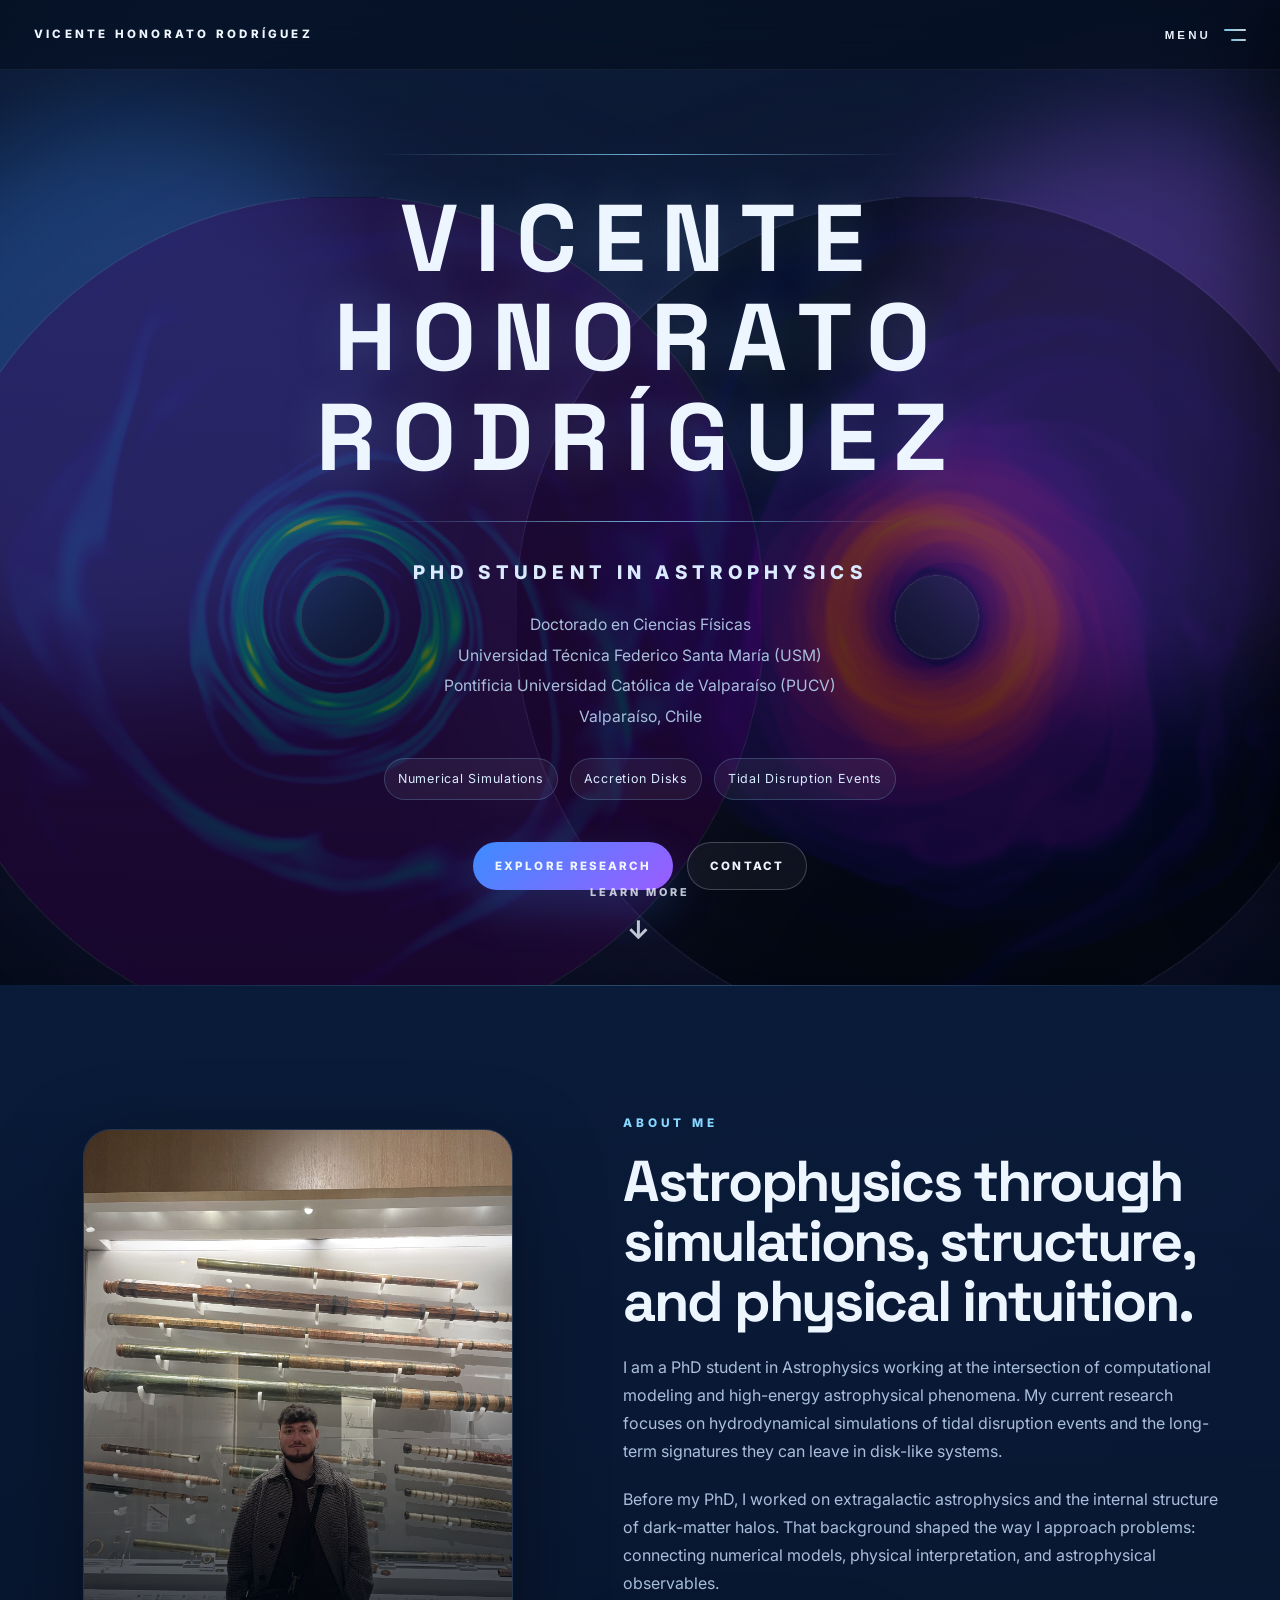
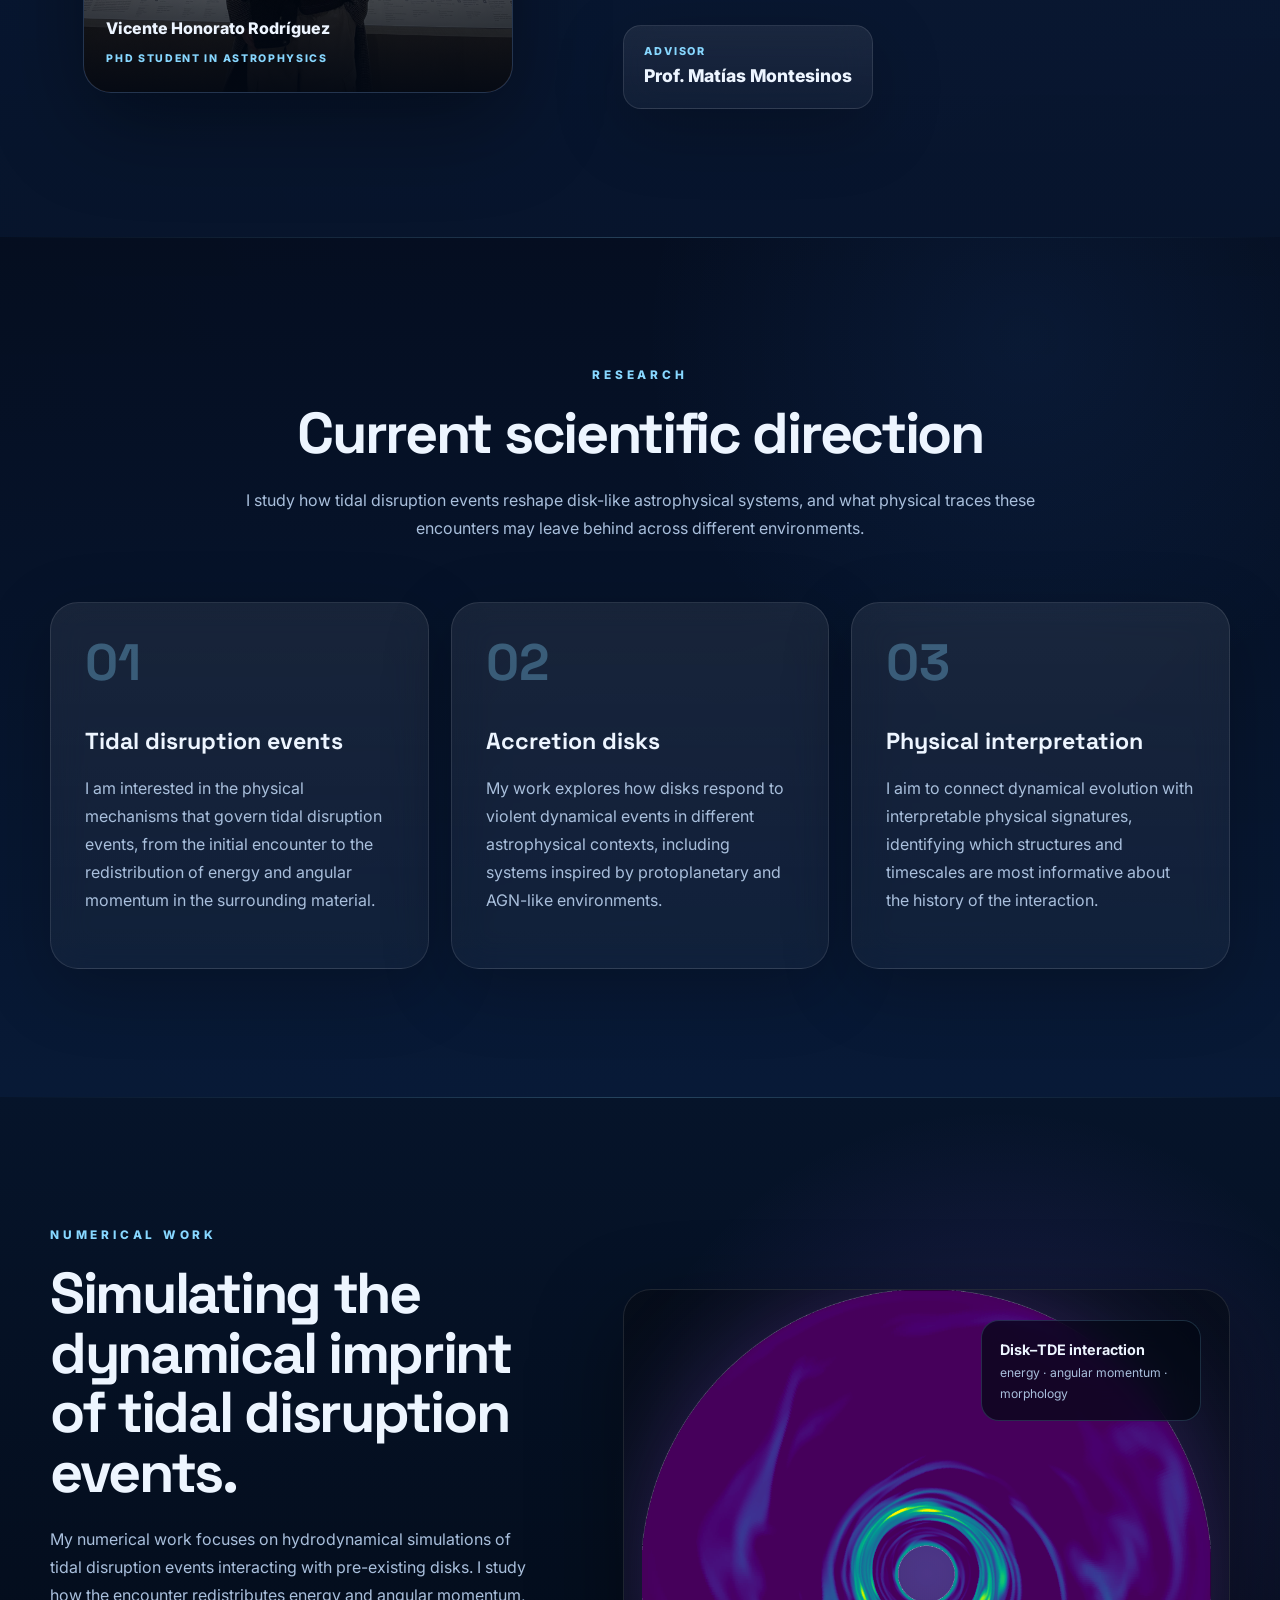
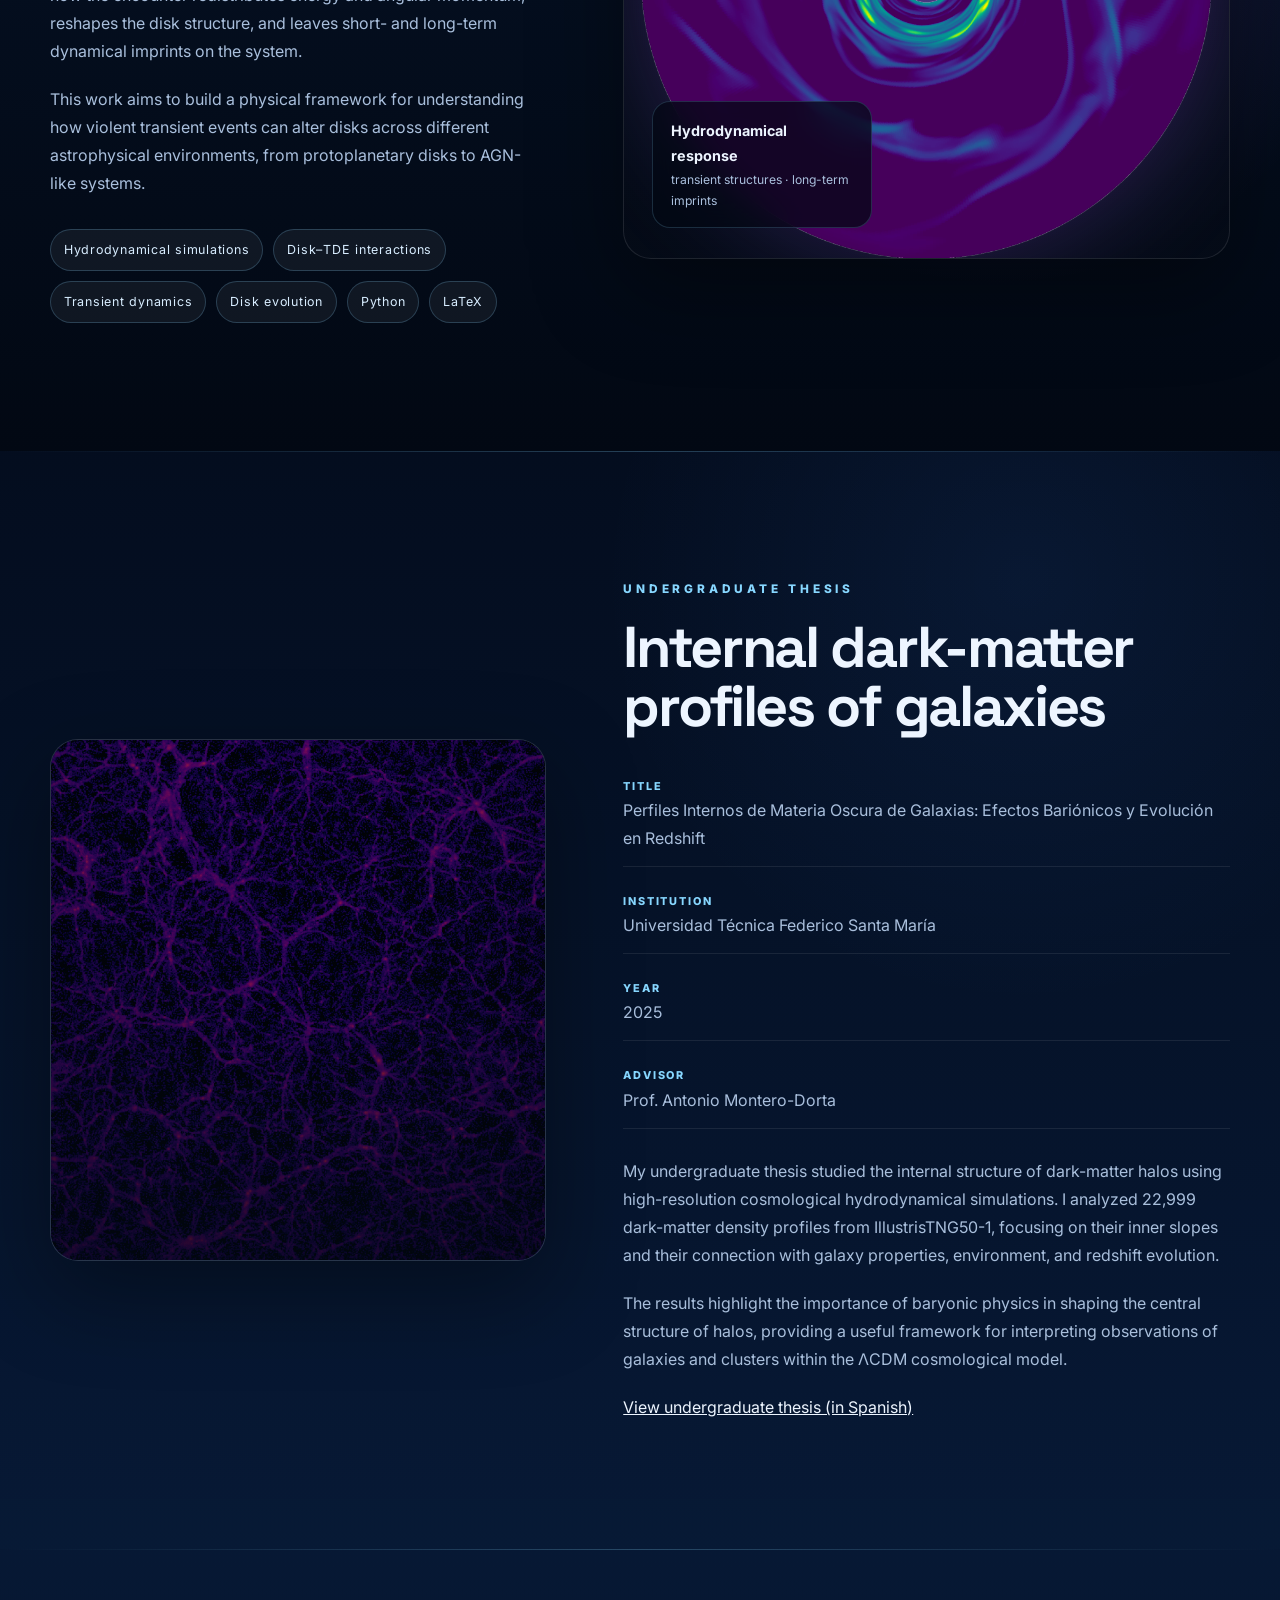
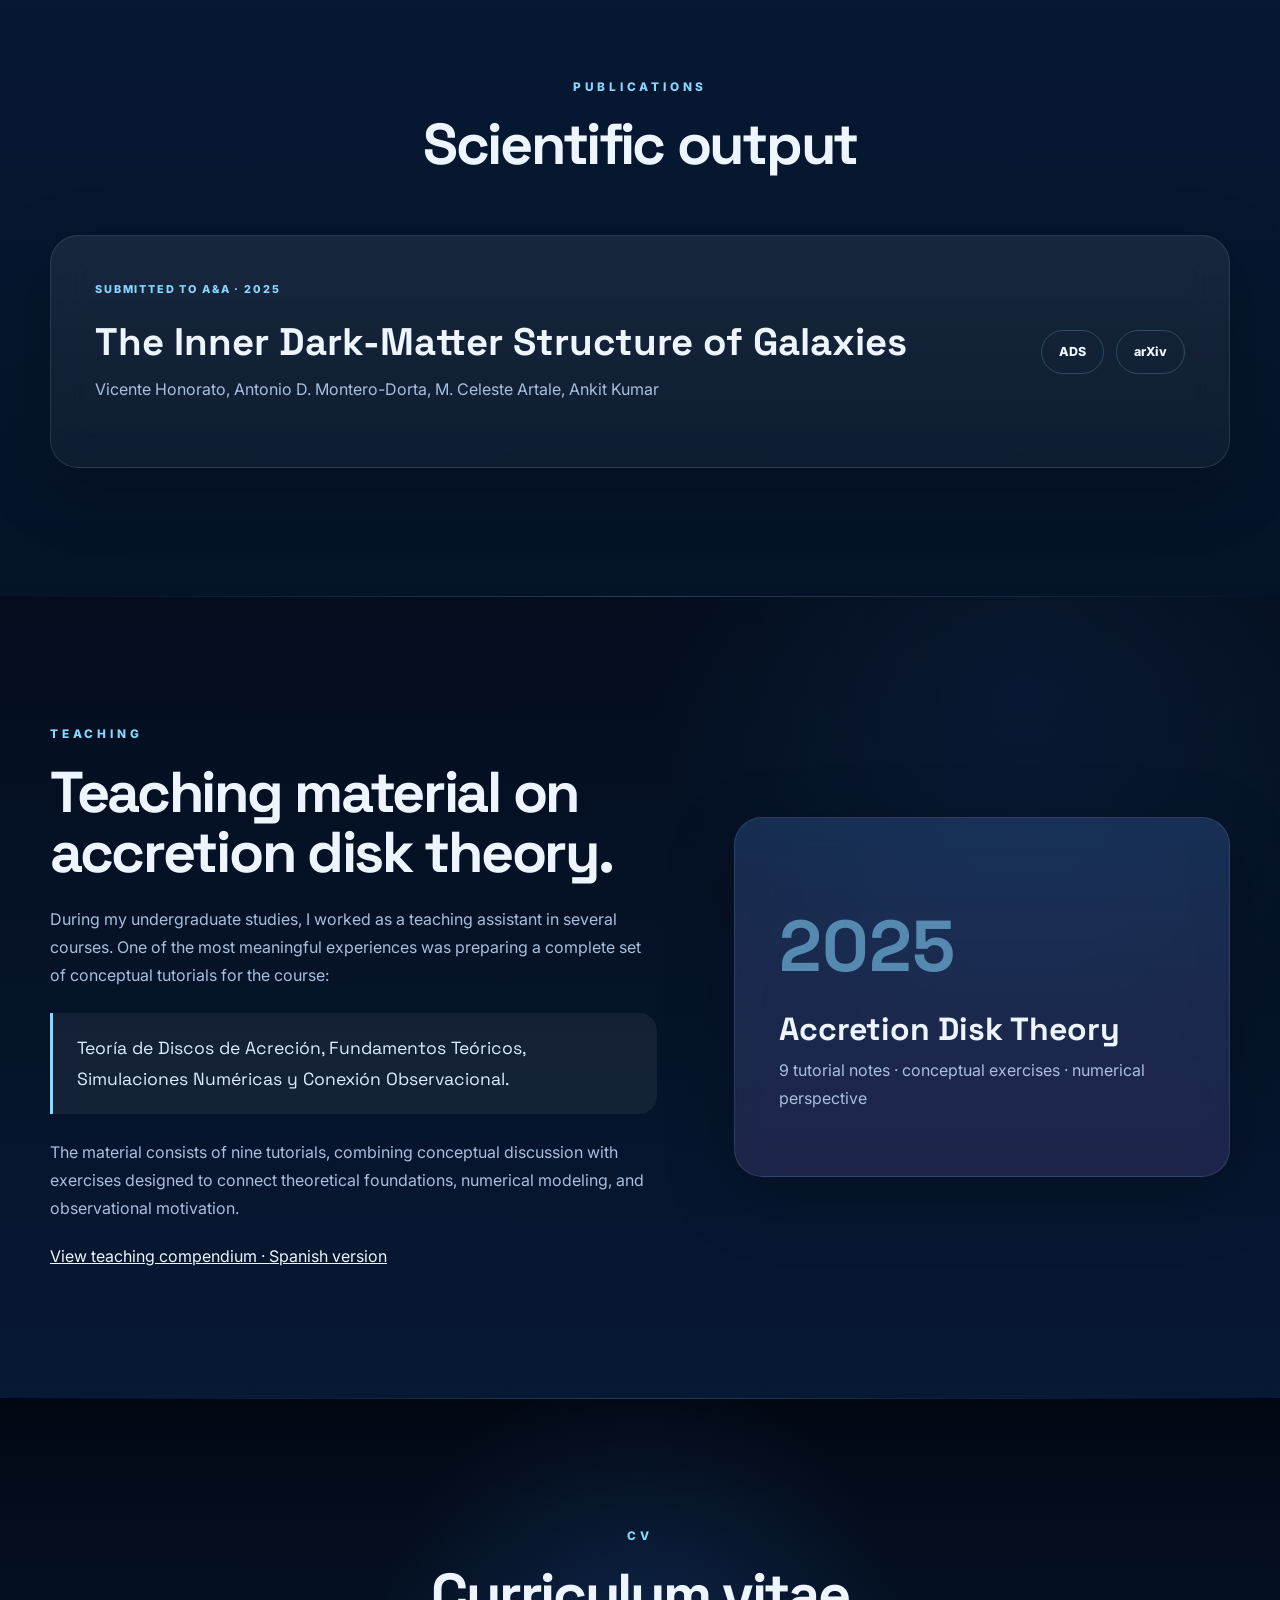
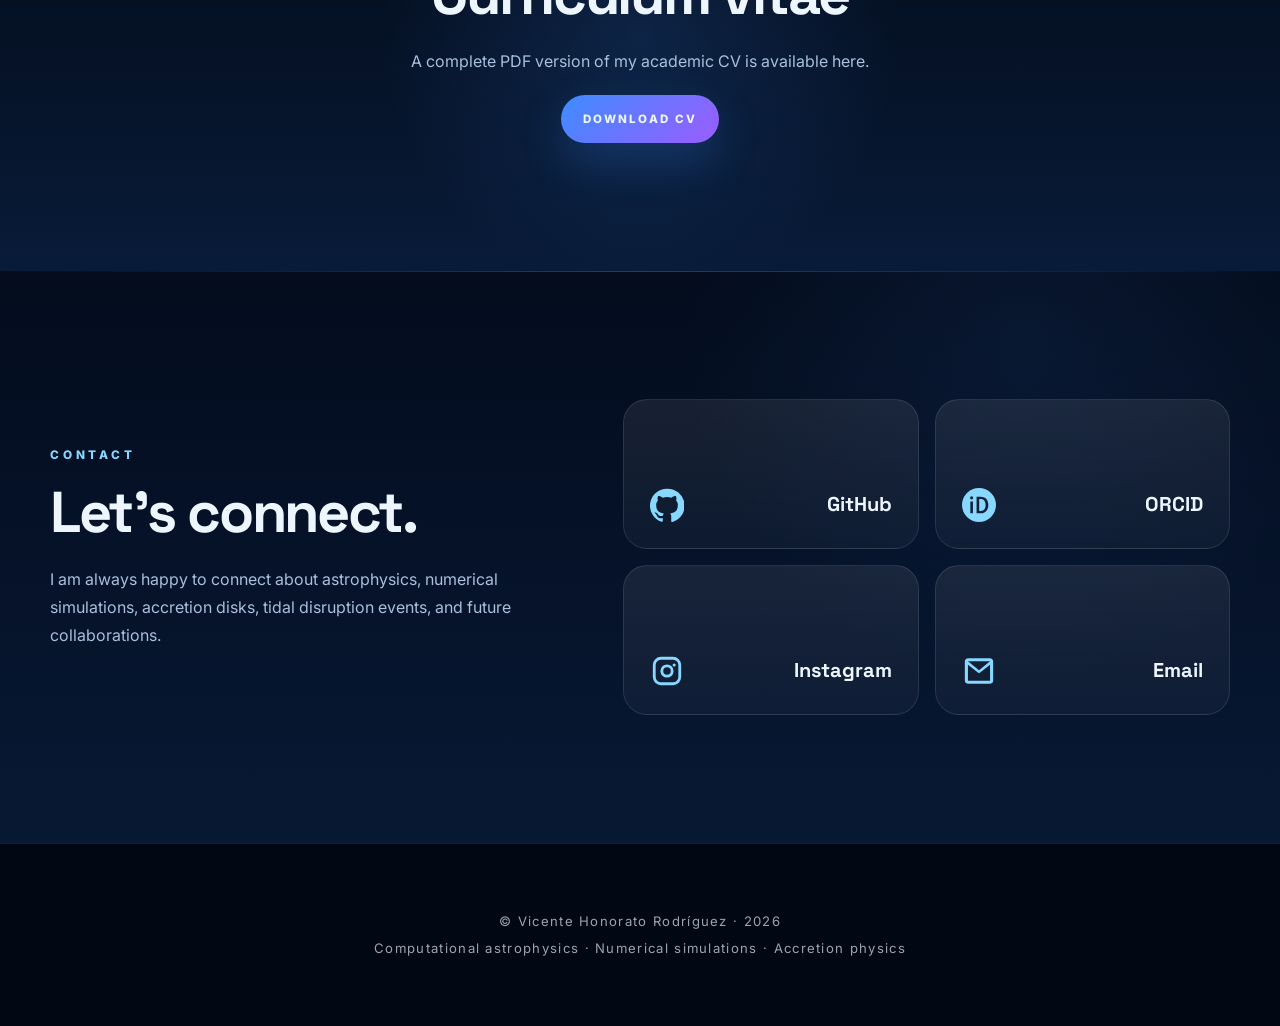
<file: index.html>
<!DOCTYPE html>
<html lang="en">
<head>
  <meta charset="UTF-8" />
  <meta name="viewport" content="width=device-width, initial-scale=1.0" />
  <meta name="description" content="Personal academic website of Vicente Honorato Rodríguez, PhD student in Astrophysics working on numerical simulations, accretion disks, and tidal disruption events." />
  <title>Vicente Honorato Rodríguez</title>

  <link rel="stylesheet" href="style.css" />
  <script defer src="script.js"></script>
</head>

<body>
  <canvas id="starfield" aria-hidden="true"></canvas>

  <header class="topbar">
    <a href="#home" class="logo" aria-label="Go to home">Vicente Honorato Rodríguez</a>

    <button class="menu-button" id="openMenu" aria-label="Open navigation menu">
      <span>Menu</span>
      <span class="hamburger"></span>
    </button>
  </header>

  <nav class="side-menu" id="sideMenu" aria-label="Main navigation">
    <button class="close-button" id="closeMenu" aria-label="Close navigation menu">×</button>

    <a href="#home">Home</a>
    <a href="#about">About me</a>
    <a href="#research">Research</a>
    <a href="#numerical-work">Numerical work</a>
    <a href="#thesis">Undergraduate thesis</a>
    <a href="#publications">Publications</a>
    <a href="#teaching">Teaching</a>
    <a href="#cv">CV</a>
    <a href="#contact">Contact</a>
  </nav>

  <div class="overlay" id="overlay"></div>

  <main>
    <section id="home" class="hero">
      <div class="hero-orb hero-orb-one"></div>
      <div class="hero-orb hero-orb-two"></div>

      <div class="hero-visual" aria-hidden="true">
        <img src="assets/images/hero-background.png" alt="" class="disk disk-one" />
        <img src="assets/images/hero-background2.png" alt="" class="disk disk-two" />
      </div>

      <div class="hero-content fade-in">
        <div class="hero-line"></div>

        <h1>Vicente Honorato Rodríguez</h1>

        <div class="hero-line"></div>

        <p class="subtitle">PhD Student in Astrophysics</p>

        <div class="affiliation">
          <p>Doctorado en Ciencias Físicas</p>
          <p>Universidad Técnica Federico Santa María (USM)</p>
          <p>Pontificia Universidad Católica de Valparaíso (PUCV)</p>
          <p>Valparaíso, Chile</p>
        </div>

        <div class="hero-tags" aria-label="Research keywords">
          <span>Numerical Simulations</span>
          <span>Accretion Disks</span>
          <span>Tidal Disruption Events</span>
        </div>

        <div class="hero-actions">
          <a href="#research" class="primary-button">Explore research</a>
          <a href="#contact" class="secondary-button">Contact</a>
        </div>
      </div>

      <a href="#about" class="learn-more" aria-label="Scroll to about section">
        <span>Learn more</span>
        <strong>↓</strong>
      </a>
    </section>

    <section id="about" class="section about reveal">
      <div class="container about-layout">
        <div class="portrait-card">
          <div class="portrait-glow"></div>
          <img src="assets/images/profile.jpg" alt="Portrait of Vicente Honorato Rodríguez" />
          <div class="portrait-caption">
            <span>Vicente Honorato Rodríguez</span>
            <small>PhD Student in Astrophysics</small>
          </div>
        </div>

        <div class="section-copy">
          <p class="section-kicker">About me</p>
          <h2>Astrophysics through simulations, structure, and physical intuition.</h2>

          <p>
            I am a PhD student in Astrophysics working at the intersection of
            computational modeling and high-energy astrophysical phenomena. My current
            research focuses on hydrodynamical simulations of tidal disruption events
            and the long-term signatures they can leave in disk-like systems.
          </p>

          <p>
            Before my PhD, I worked on extragalactic astrophysics and the internal
            structure of dark-matter halos. That background shaped the way I approach
            problems: connecting numerical models, physical interpretation, and
            astrophysical observables.
          </p>

          <div class="advisor-note">
            <span>Advisor</span>
            <a
              href="https://orcid.org/0000-0001-9789-5098"
              target="_blank"
              rel="noopener noreferrer"
            >
              Prof. Matías Montesinos
            </a>
          </div>
        </div>
      </div>
    </section>

    <section id="research" class="section research reveal">
      <div class="container">
        <div class="section-heading centered">
          <p class="section-kicker">Research</p>
          <h2>Current scientific direction</h2>
          <p>
            I study how tidal disruption events reshape disk-like astrophysical
            systems, and what physical traces these encounters may leave behind
            across different environments.
          </p>
        </div>

        <div class="research-grid">
          <article class="research-card">
            <span class="card-number">01</span>
            <h3>Tidal disruption events</h3>
            <p>
              I am interested in the physical mechanisms that govern tidal disruption
              events, from the initial encounter to the redistribution of energy and
              angular momentum in the surrounding material.
            </p>
          </article>

          <article class="research-card">
            <span class="card-number">02</span>
            <h3>Accretion disks</h3>
            <p>
              My work explores how disks respond to violent dynamical events in
              different astrophysical contexts, including systems inspired by
              protoplanetary and AGN-like environments.
            </p>
          </article>

          <article class="research-card">
            <span class="card-number">03</span>
            <h3>Physical interpretation</h3>
            <p>
              I aim to connect dynamical evolution with interpretable physical
              signatures, identifying which structures and timescales are most
              informative about the history of the interaction.
            </p>
          </article>
        </div>
      </div>
    </section>

    <section id="numerical-work" class="section numerical reveal">
      <div class="container split-layout">
        <div class="section-copy">
          <p class="section-kicker">Numerical work</p>
          <h2>Simulating the dynamical imprint of tidal disruption events.</h2>

          <p>
            My numerical work focuses on hydrodynamical simulations of tidal
            disruption events interacting with pre-existing disks. I study how the
            encounter redistributes energy and angular momentum, reshapes the disk
            structure, and leaves short- and long-term dynamical imprints on the
            system.
          </p>

          <p>
            This work aims to build a physical framework for understanding how
            violent transient events can alter disks across different astrophysical
            environments, from protoplanetary disks to AGN-like systems.
          </p>

          <div class="toolkit">
            <span>Hydrodynamical simulations</span>
            <span>Disk–TDE interactions</span>
            <span>Transient dynamics</span>
            <span>Disk evolution</span>
            <span>Python</span>
            <span>LaTeX</span>
          </div>
        </div>

        <div class="simulation-showcase">
          <img src="assets/images/hero-background2.png" alt="Stylized hydrodynamical disk simulation" />

          <div class="floating-stat stat-one">
            <strong>Disk–TDE interaction</strong>
            <span>energy · angular momentum · morphology</span>
          </div>

          <div class="floating-stat stat-two">
            <strong>Hydrodynamical response</strong>
            <span>transient structures · long-term imprints</span>
          </div>
        </div>
      </div>
    </section>

    <section id="thesis" class="section thesis reveal">
      <div class="container thesis-layout">
        <div class="thesis-image">
          <img src="assets/images/previous-work.png" alt="Large-scale structure visualization from previous work" />
        </div>

        <div class="section-copy">
          <p class="section-kicker">Undergraduate thesis</p>
          <h2>Internal dark-matter profiles of galaxies</h2>

          <div class="metadata-list">
            <p><span>Title</span> Perfiles Internos de Materia Oscura de Galaxias: Efectos Bariónicos y Evolución en Redshift</p>
            <p><span>Institution</span> Universidad Técnica Federico Santa María</p>
            <p><span>Year</span> 2025</p>
            <p><span>Advisor</span> Prof. Antonio Montero-Dorta</p>
          </div>

          <p>
            My undergraduate thesis studied the internal structure of dark-matter
            halos using high-resolution cosmological hydrodynamical simulations. I
            analyzed 22,999 dark-matter density profiles from IllustrisTNG50-1,
            focusing on their inner slopes and their connection with galaxy
            properties, environment, and redshift evolution.
          </p>

          <p>
            The results highlight the importance of baryonic physics in shaping the
            central structure of halos, providing a useful framework for interpreting
            observations of galaxies and clusters within the ΛCDM cosmological model.
          </p>

          <a
            href="assets/thesis/Vicente_Honorato_Rodriguez_Undergraduate_Thesis.pdf"
            class="btn btn-primary"
            target="_blank"
            rel="noopener noreferrer"
          >
            View undergraduate thesis (in Spanish)
          </a>
        </div>
      </div>
    </section>

    <section id="publications" class="section publications reveal">
      <div class="container">
        <div class="section-heading centered">
          <p class="section-kicker">Publications</p>
          <h2>Scientific output</h2>
        </div>

        <article class="publication-card">
          <div>
            <p class="pub-status">Submitted to A&amp;A · 2025</p>
            <h3>The Inner Dark-Matter Structure of Galaxies</h3>
            <p>
              Vicente Honorato, Antonio D. Montero-Dorta, M. Celeste Artale,
              Ankit Kumar
            </p>
          </div>

          <div class="publication-actions">
            <a href="https://ui.adsabs.harvard.edu/abs/2026arXiv260402566H/abstract" target="_blank" rel="noopener noreferrer">ADS</a>
            <a href="https://arxiv.org/abs/2604.02566" target="_blank" rel="noopener noreferrer">arXiv</a>
          </div>
        </article>
      </div>
    </section>

    <section id="teaching" class="section teaching reveal">
      <div class="container split-layout reverse">
        <div class="section-copy">
          <p class="section-kicker">Teaching</p>
          <h2>Teaching material on accretion disk theory.</h2>

          <p>
            During my undergraduate studies, I worked as a teaching assistant in
            several courses. One of the most meaningful experiences was preparing a
            complete set of conceptual tutorials for the course:
          </p>

          <blockquote>
            Teoría de Discos de Acreción, Fundamentos Teóricos, Simulaciones Numéricas y Conexión Observacional.
          </blockquote>

          <p>
            The material consists of nine tutorials, combining conceptual discussion
            with exercises designed to connect theoretical foundations, numerical
            modeling, and observational motivation.
          </p>

          <a
            href="assets/teaching/Accretion_Disk_Teaching_Notes.pdf"
            class="btn btn-primary"
            target="_blank"
          >
            View teaching compendium · Spanish version
          </a>
        </div>

        <div class="teaching-panel">
          <span>2025</span>
          <h3>Accretion Disk Theory</h3>
          <p>9 tutorial notes · conceptual exercises · numerical perspective</p>
        </div>
      </div>
    </section>

    <section id="cv" class="section cv-section reveal">
      <div class="container centered-block">
        <p class="section-kicker">CV</p>
        <h2>Curriculum vitae</h2>
        <p>
          A complete PDF version of my academic CV is available here.
        </p>

        <a class="primary-button" href="/assets/cv/Vicente_Honorato_Rodriguez_CV.pdf?v=2" target="_blank" rel="noopener noreferrer">
          Download CV
        </a>
      </div>
    </section>

    <section id="contact" class="section contact reveal">
      <div class="container contact-layout">
        <div>
          <p class="section-kicker">Contact</p>
          <h2>Let’s connect.</h2>
          <p>
            I am always happy to connect about astrophysics, numerical simulations,
            accretion disks, tidal disruption events, and future collaborations.
          </p>
        </div>

        <div class="social-grid">
          <a
            href="https://github.com/vahonorato"
            target="_blank"
            rel="noopener noreferrer"
            aria-label="GitHub profile"
          >
            <svg viewBox="0 0 24 24" aria-hidden="true">
              <path d="M12 .5a12 12 0 0 0-3.79 23.39c.6.11.82-.26.82-.58v-2.1c-3.34.73-4.04-1.42-4.04-1.42-.55-1.39-1.34-1.76-1.34-1.76-1.09-.74.08-.73.08-.73 1.2.09 1.84 1.24 1.84 1.24 1.07 1.83 2.81 1.3 3.5.99.11-.78.42-1.3.76-1.6-2.67-.3-5.47-1.33-5.47-5.93 0-1.31.47-2.38 1.24-3.22-.13-.3-.54-1.52.11-3.18 0 0 1.01-.32 3.3 1.23a11.4 11.4 0 0 1 6 0c2.29-1.55 3.3-1.23 3.3-1.23.65 1.66.24 2.88.12 3.18.77.84 1.23 1.91 1.23 3.22 0 4.61-2.81 5.62-5.48 5.92.43.37.81 1.1.81 2.22v3.29c0 .32.22.69.82.58A12 12 0 0 0 12 .5Z"/>
            </svg>
            <span>GitHub</span>
          </a>

          <a
            href="https://orcid.org/0009-0002-4806-732X"
            target="_blank"
            rel="noopener noreferrer"
            aria-label="ORCID profile"
          >
            <svg viewBox="0 0 24 24" aria-hidden="true">
              <path d="M12 0a12 12 0 1 0 0 24 12 12 0 0 0 0-24Zm-1.7 6.15h2.97c3.5 0 5.3 2.5 5.3 5.85 0 3.58-1.96 5.85-5.3 5.85H10.3V6.15Zm1.83 1.65v8.4h1.03c2.45 0 3.5-1.73 3.5-4.2 0-2.3-1.05-4.2-3.5-4.2h-1.03ZM6.8 8.05a1.1 1.1 0 1 1 0-2.2 1.1 1.1 0 0 1 0 2.2Zm-.91 1.45h1.83v8.35H5.89V9.5Z"/>
            </svg>
            <span>ORCID</span>
          </a>

          <a
            href="https://www.instagram.com/vahonorato.r"
            target="_blank"
            rel="noopener noreferrer"
            aria-label="Instagram profile"
          >
            <svg viewBox="0 0 24 24" aria-hidden="true">
              <path d="M7.75 2h8.5A5.76 5.76 0 0 1 22 7.75v8.5A5.76 5.76 0 0 1 16.25 22h-8.5A5.76 5.76 0 0 1 2 16.25v-8.5A5.76 5.76 0 0 1 7.75 2Zm0 2A3.75 3.75 0 0 0 4 7.75v8.5A3.75 3.75 0 0 0 7.75 20h8.5A3.75 3.75 0 0 0 20 16.25v-8.5A3.75 3.75 0 0 0 16.25 4h-8.5ZM12 7.35A4.65 4.65 0 1 1 12 16.65 4.65 4.65 0 0 1 12 7.35Zm0 2A2.65 2.65 0 1 0 12 14.65 2.65 2.65 0 0 0 12 9.35Zm5.05-2.65a1.1 1.1 0 1 1 0 2.2 1.1 1.1 0 0 1 0-2.2Z"/>
            </svg>
            <span>Instagram</span>
          </a>

          <a
            href="mailto:vicente.honorato@usm.cl"
            aria-label="Email Vicente"
          >
            <svg viewBox="0 0 24 24" aria-hidden="true">
              <path d="M2 5.5A2.5 2.5 0 0 1 4.5 3h15A2.5 2.5 0 0 1 22 5.5v13a2.5 2.5 0 0 1-2.5 2.5h-15A2.5 2.5 0 0 1 2 18.5v-13Zm2.2-.3 7.8 6.2 7.8-6.2H4.2Zm15.6 13.6V7.55l-7.23 5.75a.9.9 0 0 1-1.14 0L4.2 7.55V18.8h15.6Z"/>
            </svg>
            <span>Email</span>
          </a>
        </div>
      </div>
    </section>
  </main>

  <footer>
    <p>© Vicente Honorato Rodríguez · 2026</p>
    <p>Computational astrophysics · Numerical simulations · Accretion physics</p>
  </footer>
</body>
</html>
</file>
<file: style.css>
@import url("https://fonts.googleapis.com/css2?family=Inter:wght@300;400;500;600;700;800&family=Space+Grotesk:wght@400;500;600;700&display=swap");

:root {
  --bg: #020813;
  --bg-soft: #06142a;
  --navy: #081b38;
  --navy-2: #0b2752;
  --blue: #3d8cff;
  --cyan: #87d7ff;
  --violet: #9b5cff;
  --magenta: #ff5ccd;
  --text: #edf5ff;
  --muted: #a9bfdc;
  --soft: rgba(255, 255, 255, 0.08);
  --line: rgba(166, 213, 255, 0.22);
  --glass: rgba(9, 28, 61, 0.66);
  --shadow: 0 30px 90px rgba(0, 0, 0, 0.38);
  --radius: 28px;
}

* {
  margin: 0;
  padding: 0;
  box-sizing: border-box;
}

html {
  scroll-behavior: smooth;
  background: var(--bg);
}

body {
  font-family: "Inter", system-ui, -apple-system, BlinkMacSystemFont, "Segoe UI", sans-serif;
  background:
    radial-gradient(circle at 20% 0%, rgba(61, 140, 255, 0.18), transparent 38%),
    radial-gradient(circle at 80% 20%, rgba(155, 92, 255, 0.12), transparent 34%),
    linear-gradient(180deg, #020813 0%, #06142a 45%, #020813 100%);
  color: var(--text);
  line-height: 1.75;
  overflow-x: hidden;
}

body.menu-open {
  overflow: hidden;
}

img {
  max-width: 100%;
  display: block;
}

a {
  color: inherit;
}

#starfield {
  position: fixed;
  inset: 0;
  z-index: -3;
  width: 100%;
  height: 100%;
  opacity: 0.75;
}

.topbar {
  position: fixed;
  top: 0;
  left: 0;
  width: 100%;
  height: 70px;
  padding: 0 34px;
  display: flex;
  justify-content: space-between;
  align-items: center;
  z-index: 1000;
  background: rgba(2, 8, 19, 0.42);
  border-bottom: 1px solid rgba(255, 255, 255, 0.06);
  backdrop-filter: blur(18px);
}

.logo {
  text-decoration: none;
  color: var(--text);
  text-transform: uppercase;
  letter-spacing: 0.28em;
  font-weight: 800;
  font-size: 0.72rem;
}

.menu-button {
  display: inline-flex;
  align-items: center;
  gap: 13px;
  background: transparent;
  border: 0;
  color: var(--text);
  text-transform: uppercase;
  letter-spacing: 0.27em;
  font-weight: 700;
  font-size: 0.72rem;
  cursor: pointer;
}

.hamburger {
  position: relative;
  width: 22px;
  height: 12px;
  display: inline-block;
}

.hamburger::before,
.hamburger::after {
  content: "";
  position: absolute;
  right: 0;
  width: 22px;
  height: 2px;
  border-radius: 99px;
  background: linear-gradient(90deg, var(--cyan), var(--text));
}

.hamburger::before { top: 0; }
.hamburger::after { bottom: 0; width: 15px; }

.side-menu {
  position: fixed;
  top: 0;
  right: -390px;
  width: 390px;
  max-width: 88vw;
  height: 100vh;
  z-index: 2000;
  padding: 92px 45px;
  background:
    radial-gradient(circle at 20% 10%, rgba(61, 140, 255, 0.24), transparent 34%),
    linear-gradient(180deg, rgba(9, 27, 58, 0.98), rgba(4, 13, 30, 0.98));
  border-left: 1px solid rgba(255, 255, 255, 0.11);
  box-shadow: -30px 0 80px rgba(0, 0, 0, 0.42);
  transition: right 0.45s cubic-bezier(.22,.61,.36,1);
}

.side-menu.active {
  right: 0;
}

.side-menu a {
  display: block;
  text-decoration: none;
  text-transform: uppercase;
  letter-spacing: 0.28em;
  font-size: 0.82rem;
  font-weight: 700;
  color: rgba(237, 245, 255, 0.86);
  padding: 18px 0;
  border-bottom: 1px solid rgba(255,255,255,0.09);
  transition: color 0.25s ease, transform 0.25s ease;
}

.side-menu a:hover {
  color: var(--cyan);
  transform: translateX(6px);
}

.close-button {
  position: absolute;
  top: 22px;
  right: 32px;
  background: none;
  border: 0;
  color: var(--text);
  font-size: 2.4rem;
  cursor: pointer;
  line-height: 1;
}

.overlay {
  position: fixed;
  inset: 0;
  background: rgba(1, 5, 13, 0.62);
  z-index: 1500;
  opacity: 0;
  visibility: hidden;
  transition: opacity 0.3s ease, visibility 0.3s ease;
}

.overlay.active {
  opacity: 1;
  visibility: visible;
}

.hero {
  position: relative;
  min-height: 100vh;
  isolation: isolate;
  display: grid;
  place-items: center;
  overflow: hidden;
  padding: 120px 24px 95px;
}

.hero::before {
  content: "";
  position: absolute;
  inset: 0;
  z-index: -3;
  background:
    linear-gradient(180deg, rgba(2, 8, 19, 0.18), rgba(2, 8, 19, 0.9)),
    radial-gradient(circle at 50% 42%, rgba(61, 140, 255, 0.14), transparent 34%);
}

.hero-orb {
  position: absolute;
  width: 44vw;
  aspect-ratio: 1;
  border-radius: 50%;
  filter: blur(55px);
  opacity: 0.3;
  z-index: -2;
}

.hero-orb-one {
  top: 12%;
  left: -12%;
  background: var(--blue);
}

.hero-orb-two {
  top: 12%;
  right: -12%;
  background: var(--violet);
}

.hero-visual {
  position: absolute;
  inset: 0;
  z-index: -1;
  pointer-events: none;
}

.disk {
  position: absolute;
  object-fit: contain;
  opacity: 0.34;
  filter: saturate(1.15) contrast(1.18) drop-shadow(0 0 70px rgba(155, 92, 255, 0.2));
  mix-blend-mode: screen;
}

.disk-one {
  width: min(840px, 66vw);
  top: 20%;
  right: -6%;
  animation: slowSpin 90s linear infinite;
}

.disk-two {
  width: min(840px, 66vw);
  top: 20%;
  left: -6%;
  animation: slowSpinReverse 90s linear infinite;
}

.hero-content {
  width: min(1040px, 100%);
  text-align: center;
  position: relative;
}

.eyebrow,
.section-kicker {
  color: var(--cyan);
  text-transform: uppercase;
  letter-spacing: 0.32em;
  font-weight: 800;
  font-size: 0.74rem;
  margin-bottom: 18px;
}

.hero h1 {
  font-family: "Space Grotesk", sans-serif;
  text-transform: uppercase;
  letter-spacing: 0.17em;
  font-weight: 700;
  line-height: 1.05;
  font-size: clamp(2.65rem, 7.4vw, 7.8rem);
  color: var(--text);
  text-shadow: 0 0 45px rgba(135, 215, 255, 0.18);
}

.hero-line {
  width: min(520px, 72vw);
  height: 1px;
  margin: 34px auto;
  background: linear-gradient(90deg, transparent, rgba(135, 215, 255, 0.78), transparent);
}

.subtitle {
  color: #dbeaff;
  text-transform: uppercase;
  letter-spacing: 0.28em;
  font-weight: 800;
  font-size: clamp(0.9rem, 1.5vw, 1.18rem);
}

.affiliation {
  margin: 22px 0 28px;
  color: var(--muted);
  font-size: 0.98rem;
}

.affiliation p {
  margin: 3px 0;
}

.hero-tags {
  display: flex;
  justify-content: center;
  flex-wrap: wrap;
  gap: 12px;
  margin-top: 25px;
}

.hero-tags span,
.toolkit span {
  border: 1px solid rgba(135, 215, 255, 0.22);
  background: rgba(255, 255, 255, 0.055);
  color: #d8edff;
  padding: 9px 13px;
  border-radius: 999px;
  font-size: 0.78rem;
  letter-spacing: 0.06em;
}

.hero-actions {
  margin-top: 42px;
  display: flex;
  justify-content: center;
  flex-wrap: wrap;
  gap: 14px;
}

.primary-button,
.secondary-button {
  display: inline-flex;
  align-items: center;
  justify-content: center;
  min-height: 48px;
  padding: 0 22px;
  border-radius: 999px;
  text-decoration: none;
  text-transform: uppercase;
  letter-spacing: 0.18em;
  font-weight: 800;
  font-size: 0.72rem;
  transition: transform 0.25s ease, box-shadow 0.25s ease, border-color 0.25s ease;
}

.primary-button {
  background: linear-gradient(135deg, var(--blue), var(--violet));
  box-shadow: 0 18px 45px rgba(61, 140, 255, 0.22);
}

.secondary-button {
  border: 1px solid rgba(237, 245, 255, 0.22);
  color: var(--text);
  background: rgba(255, 255, 255, 0.045);
}

.primary-button:hover,
.secondary-button:hover {
  transform: translateY(-3px);
  box-shadow: 0 22px 60px rgba(61, 140, 255, 0.25);
}

.learn-more {
  position: absolute;
  bottom: 32px;
  left: 50%;
  translate: -50% 0;
  display: inline-flex;
  flex-direction: column;
  align-items: center;
  gap: 6px;
  color: rgba(237,245,255,0.8);
  text-decoration: none;
  text-transform: uppercase;
  letter-spacing: 0.28em;
  font-size: 0.68rem;
  font-weight: 800;
}

.learn-more strong {
  font-size: 1.6rem;
  animation: bounce 1.7s infinite;
}

.section {
  position: relative;
  padding: 128px 26px;
  background:
    linear-gradient(180deg, rgba(8, 27, 56, 0.82), rgba(6, 20, 42, 0.88));
  overflow: hidden;
}

.section:nth-of-type(odd) {
  background:
    radial-gradient(circle at 80% 12%, rgba(61, 140, 255, 0.08), transparent 30%),
    linear-gradient(180deg, rgba(4, 13, 30, 0.92), rgba(8, 27, 56, 0.88));
}

.section::before {
  content: "";
  position: absolute;
  inset: 0 0 auto 0;
  height: 1px;
  background: linear-gradient(90deg, transparent, rgba(135, 215, 255, 0.25), transparent);
}

.container {
  width: min(1180px, 100%);
  margin: 0 auto;
}

.centered,
.centered-block {
  text-align: center;
}

.centered-block {
  max-width: 760px;
}

.section-heading {
  width: min(820px, 100%);
  margin: 0 auto 60px;
}

h2 {
  font-family: "Space Grotesk", sans-serif;
  font-size: clamp(2rem, 4.5vw, 4.25rem);
  line-height: 1.04;
  letter-spacing: -0.04em;
  color: var(--text);
  margin-bottom: 22px;
}

h3 {
  font-family: "Space Grotesk", sans-serif;
  font-size: 1.45rem;
  line-height: 1.2;
}

p {
  color: var(--muted);
  margin-bottom: 20px;
}

.about-layout,
.split-layout,
.thesis-layout,
.contact-layout {
  display: grid;
  grid-template-columns: 0.9fr 1.1fr;
  gap: clamp(42px, 6vw, 88px);
  align-items: center;
}

.reverse {
  grid-template-columns: 1.1fr 0.9fr;
}

.portrait-card {
  position: relative;
  width: min(430px, 100%);
  margin: 0 auto;
  border-radius: var(--radius);
  overflow: hidden;
  background: var(--glass);
  border: 1px solid rgba(255, 255, 255, 0.12);
  box-shadow: var(--shadow);
  transform-style: preserve-3d;
}

.portrait-card img {
  width: 100%;
  aspect-ratio: 4 / 5.25;
  object-fit: cover;
  object-position: center 38%;
  filter: saturate(0.95) contrast(1.04);
}

.portrait-card::after {
  content: "";
  position: absolute;
  inset: 0;
  background:
    linear-gradient(180deg, transparent 42%, rgba(2, 8, 19, 0.95) 100%),
    radial-gradient(circle at 50% 26%, transparent 24%, rgba(2,8,19,0.18) 70%);
  pointer-events: none;
}

.portrait-glow {
  position: absolute;
  inset: -40%;
  background: conic-gradient(from 180deg, var(--blue), var(--violet), var(--magenta), var(--blue));
  opacity: 0.18;
  filter: blur(50px);
  z-index: -1;
}

.portrait-caption {
  position: absolute;
  left: 22px;
  right: 22px;
  bottom: 22px;
  z-index: 2;
}

.portrait-caption span {
  display: block;
  font-weight: 800;
  color: var(--text);
}

.portrait-caption small {
  color: var(--cyan);
  text-transform: uppercase;
  letter-spacing: 0.16em;
  font-size: 0.66rem;
  font-weight: 800;
}

.section-copy {
  max-width: 690px;
}

.advisor-note,
.teaching-panel,
.publication-card,
.research-card {
  background:
    linear-gradient(180deg, rgba(255, 255, 255, 0.075), rgba(255, 255, 255, 0.038));
  border: 1px solid rgba(255, 255, 255, 0.105);
  box-shadow: 0 20px 70px rgba(0, 0, 0, 0.22);
  backdrop-filter: blur(18px);
}

.advisor-note {
  width: fit-content;
  margin-top: 28px;
  border-radius: 18px;
  padding: 16px 20px;
}

.advisor-note span,
.metadata-list span,
.pub-status {
  display: block;
  color: var(--cyan);
  text-transform: uppercase;
  letter-spacing: 0.17em;
  font-size: 0.68rem;
  font-weight: 800;
}

.advisor-note strong {
  color: var(--text);
}

.research-grid {
  display: grid;
  grid-template-columns: repeat(3, 1fr);
  gap: 22px;
}

.research-card {
  position: relative;
  min-height: 320px;
  padding: 34px;
  border-radius: var(--radius);
  overflow: hidden;
  transition: transform 0.35s ease, border-color 0.35s ease, background 0.35s ease;
}

.research-card::before {
  content: "";
  position: absolute;
  inset: auto 0 0 0;
  height: 3px;
  background: linear-gradient(90deg, var(--blue), var(--violet), var(--magenta));
  transform: scaleX(0);
  transform-origin: left;
  transition: transform 0.35s ease;
}

.research-card:hover {
  transform: translateY(-10px);
  border-color: rgba(135, 215, 255, 0.32);
  background: linear-gradient(180deg, rgba(61, 140, 255, 0.12), rgba(255, 255, 255, 0.04));
}

.research-card:hover::before {
  transform: scaleX(1);
}

.card-number {
  display: block;
  font-family: "Space Grotesk", sans-serif;
  color: rgba(135, 215, 255, 0.32);
  font-size: 3.2rem;
  font-weight: 700;
  line-height: 1;
  margin-bottom: 40px;
}

.research-card h3 {
  margin-bottom: 18px;
  color: var(--text);
}

.numerical {
  background:
    radial-gradient(circle at 78% 42%, rgba(155, 92, 255, 0.19), transparent 34%),
    linear-gradient(180deg, #06142a, #020813);
}

.toolkit {
  display: flex;
  flex-wrap: wrap;
  gap: 10px;
  margin-top: 32px;
}

.simulation-showcase {
  position: relative;
  min-height: 540px;
  display: grid;
  place-items: center;
  border-radius: var(--radius);
  background:
    radial-gradient(circle at 50% 50%, rgba(155,92,255,0.20), rgba(2,8,19,0.72) 66%),
    rgba(255,255,255,0.04);
  border: 1px solid rgba(255,255,255,0.10);
  overflow: hidden;
  box-shadow: var(--shadow);
}

.simulation-showcase img {
  width: 94%;
  filter: saturate(1.18) contrast(1.12) drop-shadow(0 0 50px rgba(155, 92, 255, 0.24));
  animation: slowSpin 100s linear infinite;
}

.floating-stat {
  position: absolute;
  width: 220px;
  padding: 16px 18px;
  border-radius: 18px;
  background: rgba(2, 8, 19, 0.72);
  border: 1px solid rgba(135, 215, 255, 0.18);
  backdrop-filter: blur(16px);
}

.floating-stat strong {
  display: block;
  color: var(--text);
  font-size: 0.9rem;
}

.floating-stat span {
  display: block;
  color: var(--muted);
  font-size: 0.76rem;
}

.stat-one {
  top: 30px;
  right: 28px;
}

.stat-two {
  bottom: 30px;
  left: 28px;
}

.thesis {
  background:
    radial-gradient(circle at 18% 20%, rgba(255, 92, 205, 0.08), transparent 32%),
    linear-gradient(180deg, #081b38, #06142a);
}

.thesis-image {
  position: relative;
  border-radius: var(--radius);
  overflow: hidden;
  min-height: 520px;
  background: rgba(255,255,255,0.04);
  border: 1px solid rgba(255,255,255,0.10);
  box-shadow: var(--shadow);
}

.thesis-image img {
  width: 100%;
  height: 100%;
  min-height: 520px;
  object-fit: cover;
  filter: saturate(1.25) contrast(1.15);
  transform: scale(1.03);
}

.thesis-image::after {
  content: "";
  position: absolute;
  inset: 0;
  background:
    linear-gradient(180deg, rgba(2,8,19,0.05), rgba(2,8,19,0.62)),
    radial-gradient(circle at 50% 50%, transparent, rgba(2,8,19,0.36));
}

.metadata-list {
  display: grid;
  gap: 11px;
  margin: 26px 0 28px;
}

.metadata-list p {
  margin: 0;
  padding: 14px 0;
  border-bottom: 1px solid rgba(255,255,255,0.08);
}

.publication-card {
  display: flex;
  justify-content: space-between;
  gap: 30px;
  align-items: center;
  padding: clamp(24px, 5vw, 44px);
  border-radius: var(--radius);
}

.publication-card h3 {
  margin: 9px 0 10px;
  font-size: clamp(1.55rem, 3vw, 2.4rem);
}

.publication-actions {
  display: flex;
  gap: 12px;
  flex-shrink: 0;
}

.publication-actions a {
  text-decoration: none;
  border: 1px solid rgba(135, 215, 255, 0.22);
  border-radius: 999px;
  padding: 10px 17px;
  color: var(--text);
  font-weight: 800;
  font-size: 0.78rem;
  transition: transform 0.25s ease, background 0.25s ease;
}

.publication-actions a:hover {
  transform: translateY(-3px);
  background: rgba(135, 215, 255, 0.12);
}

blockquote {
  margin: 24px 0;
  padding: 20px 24px;
  color: #dcecff;
  border-left: 3px solid var(--cyan);
  background: rgba(255, 255, 255, 0.055);
  border-radius: 0 18px 18px 0;
  font-family: "Space Grotesk", sans-serif;
  font-size: 1.1rem;
}

.teaching-panel {
  border-radius: var(--radius);
  padding: 44px;
  min-height: 360px;
  display: flex;
  flex-direction: column;
  justify-content: flex-end;
  background:
    linear-gradient(180deg, rgba(61, 140, 255, 0.17), rgba(155, 92, 255, 0.10)),
    rgba(255,255,255,0.04);
}

.teaching-panel span {
  color: var(--cyan);
  font-family: "Space Grotesk", sans-serif;
  font-size: 4.5rem;
  line-height: 1;
  font-weight: 700;
  opacity: 0.55;
}

.teaching-panel h3 {
  font-size: 2rem;
  margin: 28px 0 8px;
}

.cv-section {
  text-align: center;
  background:
    radial-gradient(circle at 50% 50%, rgba(61,140,255,0.15), transparent 38%),
    linear-gradient(180deg, #020813, #081b38);
}

.contact-layout {
  grid-template-columns: 0.9fr 1.1fr;
}

.social-grid {
  display: grid;
  grid-template-columns: repeat(2, 1fr);
  gap: 16px;
}

.social-grid a {
  min-height: 150px;
  display: flex;
  align-items: flex-end;
  justify-content: space-between;
  gap: 18px;
  padding: 26px;
  border-radius: 24px;
  text-decoration: none;
  background:
    linear-gradient(180deg, rgba(255,255,255,0.08), rgba(255,255,255,0.035));
  border: 1px solid rgba(255,255,255,0.10);
  transition: transform 0.28s ease, border-color 0.28s ease, background 0.28s ease;
}

.social-grid a:hover {
  transform: translateY(-7px);
  border-color: rgba(135,215,255,0.33);
  background:
    linear-gradient(180deg, rgba(61,140,255,0.14), rgba(255,255,255,0.04));
}

.social-grid svg {
  width: 34px;
  height: 34px;
  fill: var(--cyan);
  flex-shrink: 0;
}

.social-grid span {
  font-family: "Space Grotesk", sans-serif;
  font-size: 1.25rem;
  font-weight: 700;
}

footer {
  padding: 62px 24px;
  text-align: center;
  background: #020813;
  border-top: 1px solid rgba(255,255,255,0.08);
}

footer p {
  margin: 4px 0;
  color: rgba(237, 245, 255, 0.66);
  font-size: 0.82rem;
  letter-spacing: 0.1em;
}

.fade-in {
  animation: fadeIn 1.25s ease both;
}

.reveal {
  opacity: 0;
  transform: translateY(44px);
  transition: opacity 0.85s ease, transform 0.85s ease;
}

.reveal.active {
  opacity: 1;
  transform: translateY(0);
}

@keyframes fadeIn {
  from {
    opacity: 0;
    transform: translateY(24px) scale(0.99);
  }
  to {
    opacity: 1;
    transform: translateY(0) scale(1);
  }
}

@keyframes bounce {
  0%, 100% { transform: translateY(0); }
  50% { transform: translateY(10px); }
}

@keyframes slowSpin {
  from { transform: rotate(0deg) scale(1); }
  to { transform: rotate(360deg) scale(1); }
}

@keyframes slowSpinReverse {
  from { transform: rotate(360deg) scale(1); }
  to { transform: rotate(0deg) scale(1); }
}

@media (max-width: 980px) {
  .about-layout,
  .split-layout,
  .thesis-layout,
  .contact-layout,
  .reverse {
    grid-template-columns: 1fr;
  }

  .research-grid {
    grid-template-columns: 1fr;
  }

  .section-copy,
  .section-heading {
    text-align: center;
    margin-left: auto;
    margin-right: auto;
  }

  .advisor-note {
    margin-left: auto;
    margin-right: auto;
  }

  .simulation-showcase {
    min-height: 420px;
  }

  .thesis-image,
  .thesis-image img {
    min-height: 420px;
  }

  .publication-card {
    align-items: flex-start;
    flex-direction: column;
  }
}

@media (max-width: 700px) {
  .topbar {
    height: 62px;
    padding: 0 18px;
  }

  .logo {
    max-width: 220px;
    font-size: 0.62rem;
    letter-spacing: 0.18em;
  }

  .menu-button span:first-child {
    display: none;
  }

  .hero {
    padding-top: 110px;
  }

  .hero h1 {
    letter-spacing: 0.1em;
  }

  .affiliation {
    font-size: 0.86rem;
  }

  .disk-one {
    width: 115vw;
    right: -44vw;
    top: 7%;
  }

  .disk-two {
    width: 100vw;
    left: -48vw;
  }

  .section {
    padding: 86px 20px;
  }

  h2 {
    font-size: clamp(2rem, 11vw, 3.2rem);
  }

  .portrait-card {
    border-radius: 22px;
  }

  .social-grid {
    grid-template-columns: 1fr;
  }

  .floating-stat {
    position: relative;
    width: auto;
    inset: auto;
    margin: 12px;
  }

  .simulation-showcase {
    min-height: auto;
    padding: 20px;
  }

  .publication-actions {
    flex-wrap: wrap;
  }

  .teaching-panel {
    min-height: 260px;
  }

  .teaching-panel span {
    font-size: 3.3rem;
  }
}

@media (prefers-reduced-motion: reduce) {
  html {
    scroll-behavior: auto;
  }

  *,
  *::before,
  *::after {
    animation: none !important;
    transition: none !important;
  }
}

.advisor-note a {
  color: var(--text);
  text-decoration: none;
  font-weight: 800;
  font-size: 1.1rem;
}

.advisor-note a:hover {
  color: var(--cyan);
}

@media (max-width: 700px) {
  .hero {
    min-height: auto;
    padding: 110px 20px 48px;
  }

  .learn-more {
    position: static;
    translate: none;
    margin-top: 34px;
  }
}
</file>
